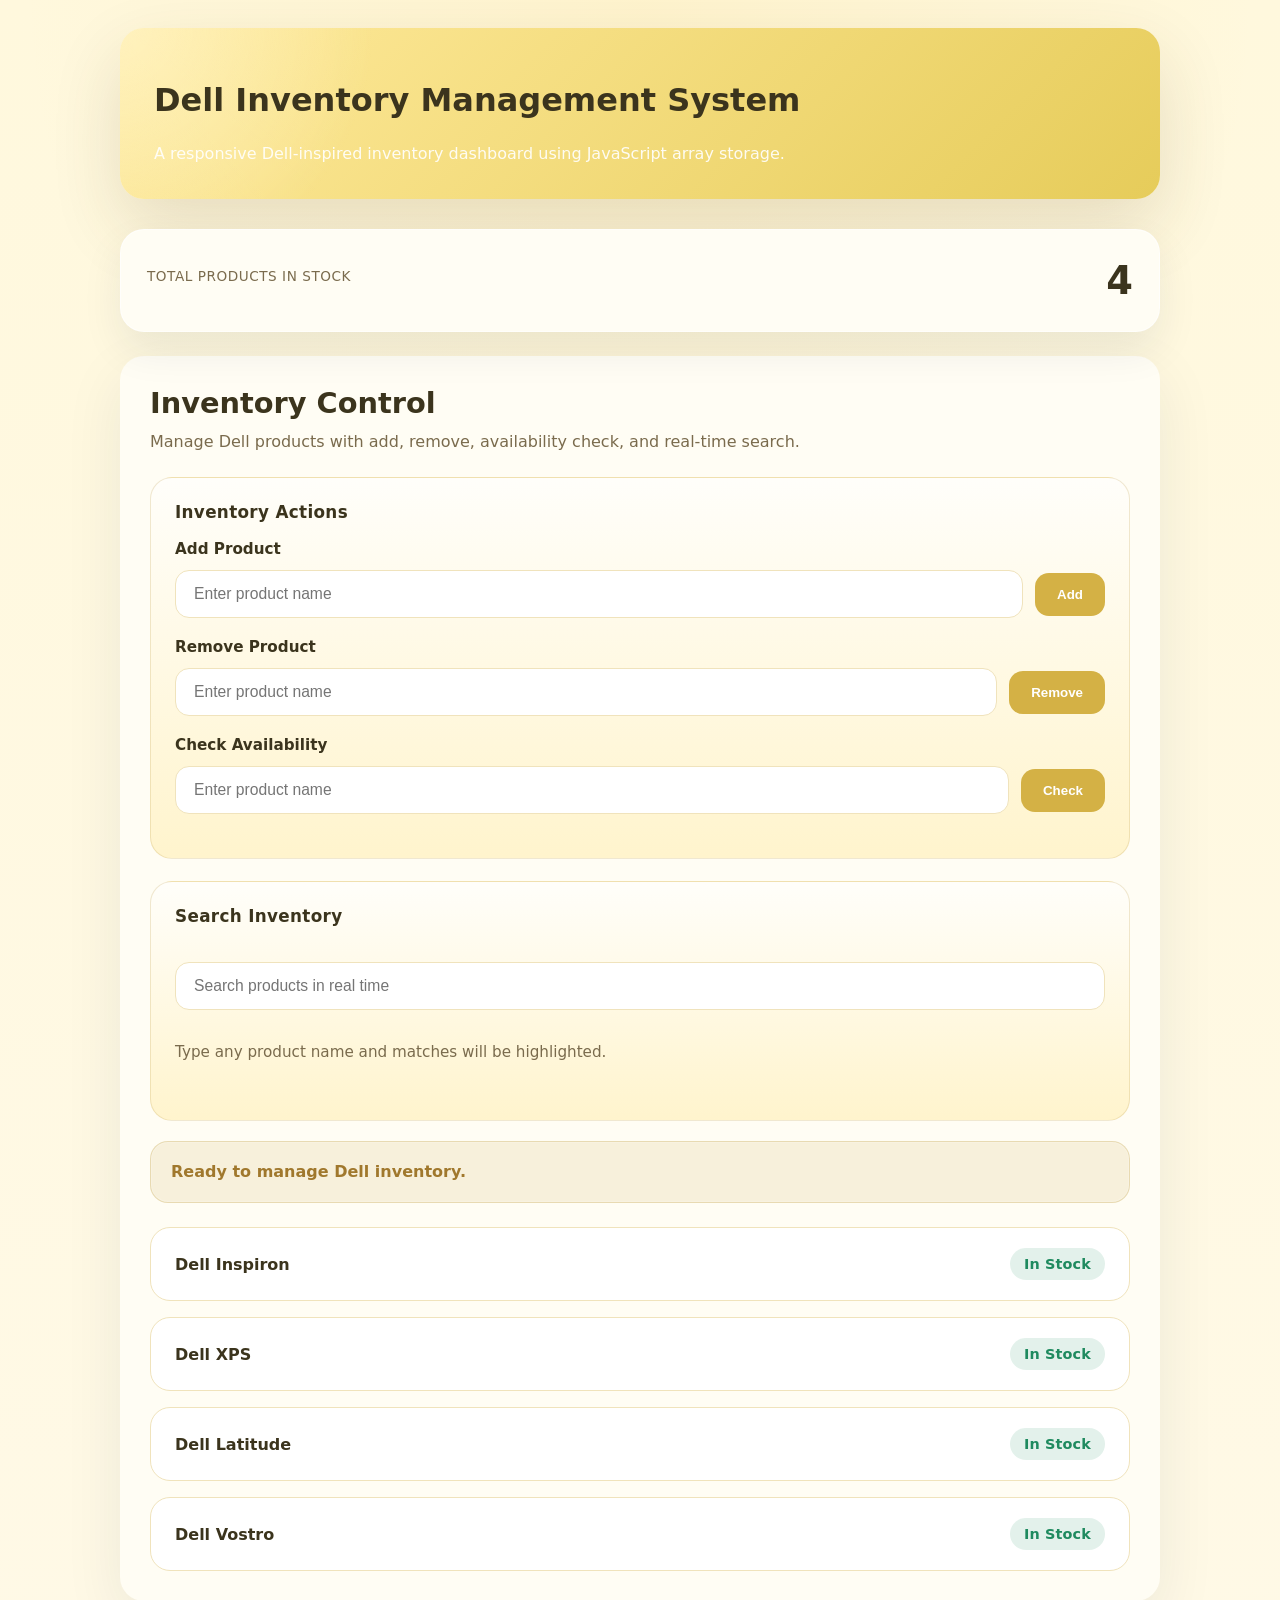
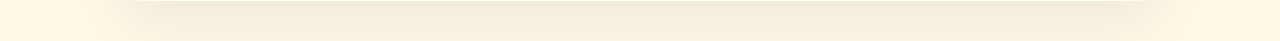
<file: index.html>
<!DOCTYPE html>
<html lang="en">
<head>
  <meta charset="UTF-8" />
  <meta name="viewport" content="width=device-width, initial-scale=1.0" />
  <title>Dell Inventory Management</title>
  <link rel="stylesheet" href="styles.css" />
</head>
<body>
  <div class="page-shell">
    <header class="app-header">
      <div>
        <h1>Dell Inventory Management System</h1>
        <p class="brand-description">A responsive Dell-inspired inventory dashboard using JavaScript array storage.</p>
      </div>
    </header>

    <section class="dashboard-grid">
      <article class="summary-card">
        <p class="summary-label">Total Products in Stock</p>
        <h2 id="total-count">0</h2>
      </article>
    </section>

    <section class="inventory-section">
      <div class="section-header">
        <div>
          <h2>Inventory Control</h2>
          <p>Manage Dell products with add, remove, availability check, and real-time search.</p>
        </div>
      </div>

      <div class="panel-grid">
        <div class="panel-card">
          <h3>Inventory Actions</h3>
          <div class="control-group">
            <label for="new-product">Add Product</label>
            <div class="control-action">
              <input type="text" id="new-product" placeholder="Enter product name" />
              <button id="add-product-btn">Add</button>
            </div>
          </div>

          <div class="control-group">
            <label for="remove-product">Remove Product</label>
            <div class="control-action">
              <input type="text" id="remove-product" placeholder="Enter product name" />
              <button id="remove-product-btn">Remove</button>
            </div>
          </div>

          <div class="control-group">
            <label for="check-product">Check Availability</label>
            <div class="control-action">
              <input type="text" id="check-product" placeholder="Enter product name" />
              <button id="check-product-btn">Check</button>
            </div>
          </div>
        </div>

        <div class="panel-card search-card">
          <h3>Search Inventory</h3>
          <input type="text" id="search-product" placeholder="Search products in real time" />
          <p class="search-info">Type any product name and matches will be highlighted.</p>
        </div>
      </div>

      <div id="status-message" class="status-message info">Ready to manage Dell inventory.</div>

      <ul id="product-list" class="product-list"></ul>
    </section>
  </div>

  <script src="script.js"></script>
</body>
</html>
</file>
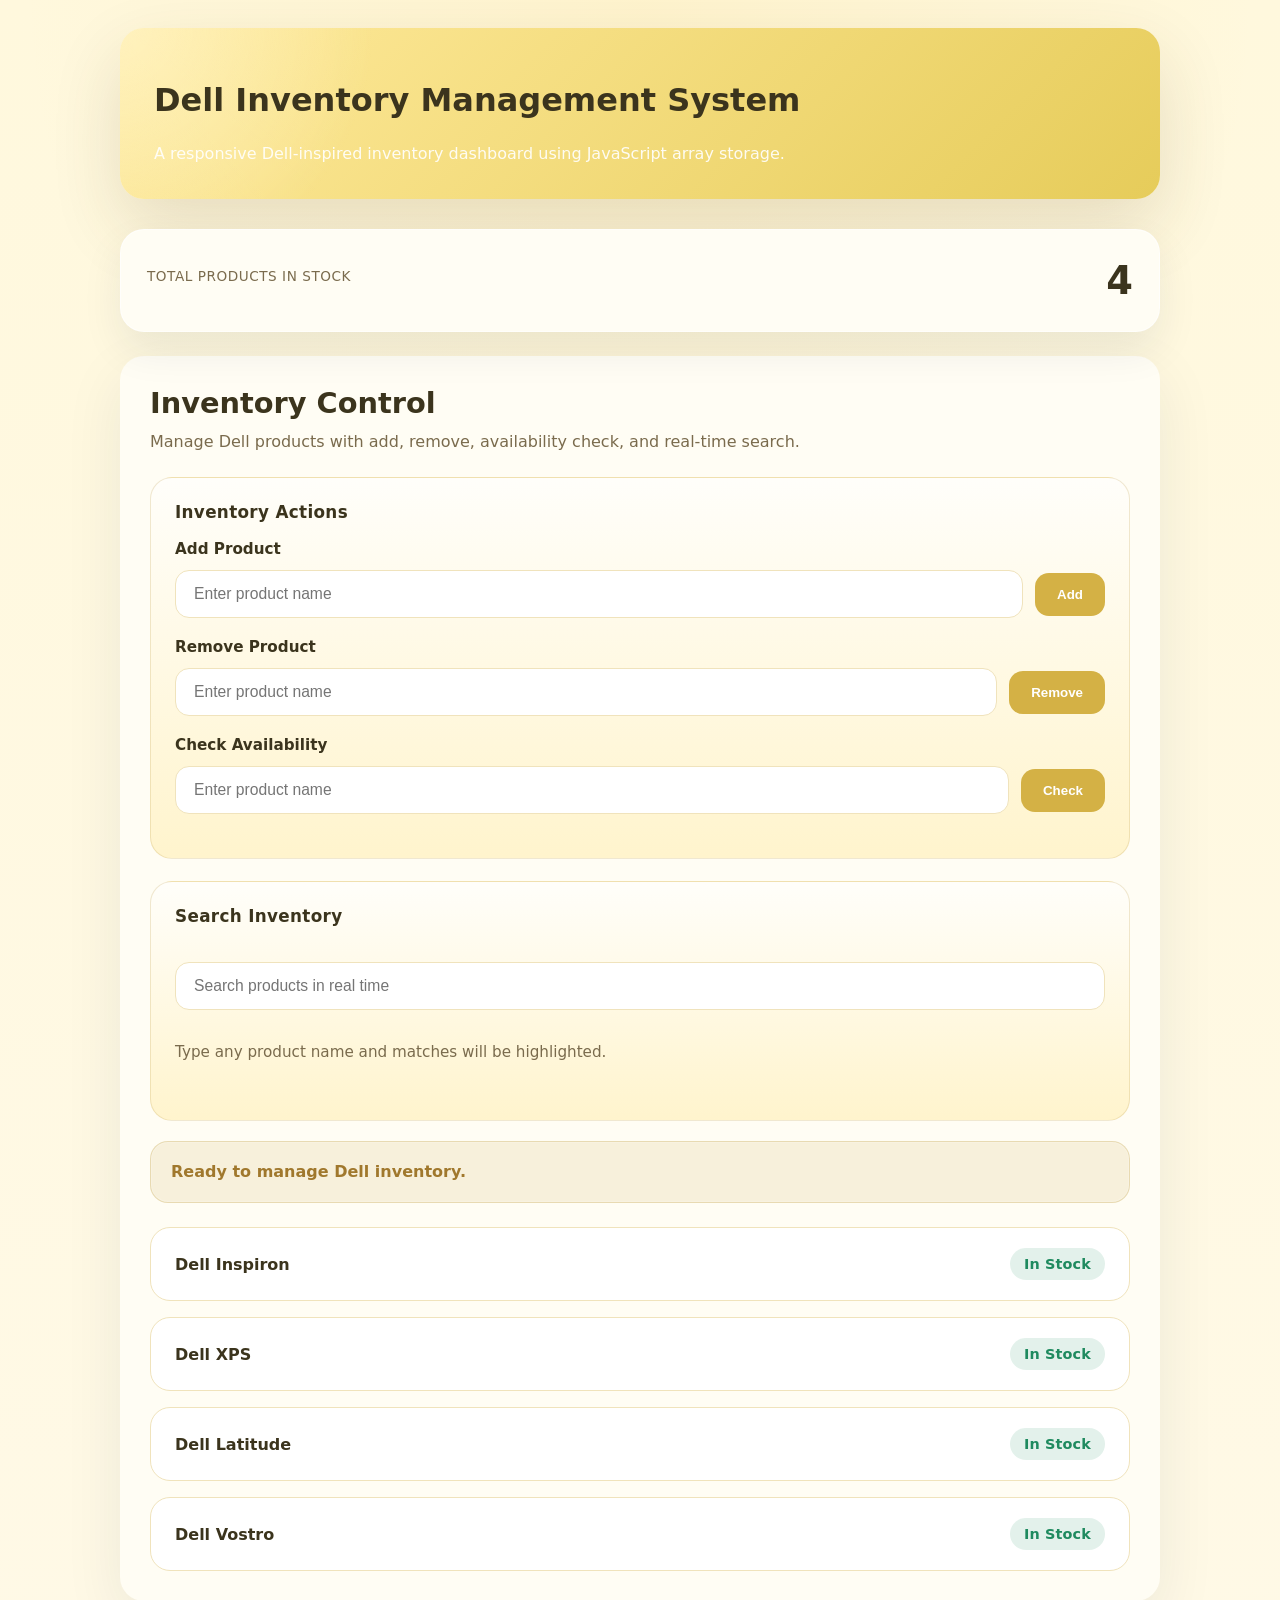
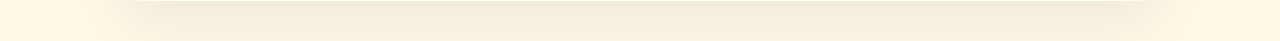
<file: dell.html>
<!DOCTYPE html>
<html lang="en">
<head>
  <meta charset="UTF-8" />
  <meta name="viewport" content="width=device-width, initial-scale=1.0" />
  <title>Dell Inventory Management</title>
  <link rel="stylesheet" href="dell.css" />
</head>
<body>
  <div class="page-shell">
    <header class="app-header">
      <div>
        <h1>Dell Inventory Management System</h1>
        <p class="brand-description">A responsive Dell-inspired inventory dashboard using JavaScript array storage.</p>
      </div>
    </header>

    <section class="dashboard-grid">
      <article class="summary-card">
        <p class="summary-label">Total Products in Stock</p>
        <h2 id="total-count">0</h2>
      </article>
    </section>

    <section class="inventory-section">
      <div class="section-header">
        <div>
          <h2>Inventory Control</h2>
          <p>Manage Dell products with add, remove, availability check, and real-time search.</p>
        </div>
      </div>

      <div class="panel-grid">
        <div class="panel-card">
          <h3>Inventory Actions</h3>
          <div class="control-group">
            <label for="new-product">Add Product</label>
            <div class="control-action">
              <input type="text" id="new-product" placeholder="Enter product name" />
              <button id="add-product-btn">Add</button>
            </div>
          </div>

          <div class="control-group">
            <label for="remove-product">Remove Product</label>
            <div class="control-action">
              <input type="text" id="remove-product" placeholder="Enter product name" />
              <button id="remove-product-btn">Remove</button>
            </div>
          </div>

          <div class="control-group">
            <label for="check-product">Check Availability</label>
            <div class="control-action">
              <input type="text" id="check-product" placeholder="Enter product name" />
              <button id="check-product-btn">Check</button>
            </div>
          </div>
        </div>

        <div class="panel-card search-card">
          <h3>Search Inventory</h3>
          <input type="text" id="search-product" placeholder="Search products in real time" />
          <p class="search-info">Type any product name and matches will be highlighted.</p>
        </div>
      </div>

      <div id="status-message" class="status-message info">Ready to manage Dell inventory.</div>

      <ul id="product-list" class="product-list"></ul>
    </section>
  </div>

  <script src="dell.js"></script>
</body>
</html>
</file>
<file: styles.css>
:root {
  --background: #fff9e6;
  --surface: #fffdf4;
  --primary: #d4b145;
  --primary-dark: #b18f2e;
  --text: #3b341d;
  --muted: #7a6b4d;
  --success: #1f8a5f;
  --danger: #d13434;
  --info: #a0782d;
  --card: #fff9e4;
  --border: #f0e3bc;
}

* {
  box-sizing: border-box;
}

body {
  margin: 0;
  min-height: 100vh;
  font-family: Inter, system-ui, sans-serif;
  background: radial-gradient(circle at top, rgba(255, 219, 123, 0.16), transparent 35%),
    linear-gradient(180deg, #fff8dd 0%, #fff9e6 100%);
  color: var(--text);
}

.page-shell {
  max-width: 1080px;
  margin: 0 auto;
  padding: 28px 20px 40px;
}

.app-header {
  display: flex;
  flex-direction: column;
  gap: 10px;
  background: radial-gradient(circle at top left, rgba(255, 245, 204, 0.7), transparent 24%),
    linear-gradient(135deg, #ffea9c, #e6cc5a);
  border-radius: 24px;
  padding: 32px 34px;
  color: #3b341d;
  box-shadow: 0 28px 70px rgba(78, 64, 28, 0.14);
  margin-bottom: 30px;
}

.brand-caption {
  text-transform: uppercase;
  letter-spacing: 0.18em;
  font-size: 0.8rem;
  opacity: 0.85;
  margin: 0;
}

.brand-description {
  margin: 12px 0 0;
  max-width: 720px;
  line-height: 1.65;
  color: rgba(255, 255, 255, 0.9);
}

.dashboard-grid {
  display: grid;
  grid-template-columns: 1fr;
  gap: 18px;
  margin-bottom: 24px;
}

.summary-card {
  background: var(--surface);
  border: 1px solid rgba(255, 255, 255, 0.7);
  border-radius: 24px;
  padding: 28px 26px;
  box-shadow: 0 18px 40px rgba(16, 33, 61, 0.08);
  display: flex;
  align-items: center;
  justify-content: space-between;
}

.summary-label {
  margin: 0 0 10px;
  color: var(--muted);
  letter-spacing: 0.04em;
  text-transform: uppercase;
  font-size: 0.85rem;
}

.summary-card h2 {
  margin: 0;
  font-size: 2.4rem;
  color: var(--text);
}

.inventory-section {
  background: var(--surface);
  border-radius: 24px;
  padding: 30px;
  box-shadow: 0 20px 60px rgba(16, 33, 61, 0.08);
}

.section-header h2 {
  margin: 0 0 8px;
  font-size: 1.8rem;
}

.section-header p {
  margin: 0;
  color: var(--muted);
  max-width: 760px;
  line-height: 1.7;
}

.panel-grid {
  display: grid;
  gap: 22px;
  margin: 22px 0 20px;
}

.panel-card {
  background: linear-gradient(180deg, #fffefa 0%, #fff4cd 100%);
  border: 1px solid rgba(196, 165, 84, 0.25);
  border-radius: 22px;
  padding: 24px;
  min-height: 240px;
}

.panel-card h3 {
  margin: 0 0 18px;
  font-size: 1.05rem;
  letter-spacing: 0.02em;
}

.control-group {
  display: grid;
  gap: 12px;
  margin-bottom: 20px;
}

.control-group label {
  font-size: 0.95rem;
  color: var(--text);
  font-weight: 600;
}

.control-action {
  display: grid;
  grid-template-columns: 1fr auto;
  gap: 12px;
  align-items: center;
}

.control-group input,
.search-card input {
  width: 100%;
  padding: 14px 18px;
  border-radius: 14px;
  border: 1px solid var(--border);
  background: white;
  color: var(--text);
  font-size: 0.98rem;
}

.control-group button,
.search-card button {
  width: 100%;
  border: none;
  border-radius: 14px;
  padding: 14px 22px;
  background: var(--primary);
  color: white;
  cursor: pointer;
  font-weight: 700;
  transition: transform 0.2s ease, background 0.2s ease;
}

.control-group button:hover,
.search-card button:hover {
  transform: translateY(-1px);
  background: var(--primary-dark);
}

.search-card {
  display: flex;
  flex-direction: column;
  justify-content: flex-start;
  gap: 18px;
}

.search-info {
  margin: 12px 0 0;
  color: var(--muted);
  line-height: 1.6;
  font-size: 0.95rem;
}

.status-message {
  margin-bottom: 24px;
  padding: 18px 20px;
  border-radius: 18px;
  font-weight: 600;
  line-height: 1.5;
  border: 1px solid transparent;
  box-shadow: inset 0 0 0 1px rgba(255, 255, 255, 0.18);
}

.status-message.success {
  color: var(--success);
  background: rgba(31, 138, 95, 0.12);
  border-color: rgba(31, 138, 95, 0.22);
}

.status-message.error {
  color: var(--danger);
  background: rgba(209, 52, 52, 0.12);
  border-color: rgba(209, 52, 52, 0.22);
}

.status-message.info {
  color: var(--info);
  background: rgba(208, 181, 104, 0.18);
  border-color: rgba(196, 165, 84, 0.3);
}

.product-list {
  list-style: none;
  padding: 0;
  margin: 0;
  display: grid;
  gap: 16px;
}

.product-card {
  display: flex;
  flex-wrap: wrap;
  justify-content: space-between;
  align-items: center;
  gap: 16px;
  padding: 20px 24px;
  border-radius: 20px;
  border: 1px solid var(--border);
  background: #ffffff;
  transition: transform 0.2s ease, border-color 0.2s ease, box-shadow 0.2s ease;
}

.product-card:hover {
  transform: translateY(-2px);
  box-shadow: 0 20px 40px rgba(16, 33, 61, 0.08);
}

.product-card.highlight {
  border-color: rgba(0, 112, 192, 0.45);
  background: rgba(0, 112, 192, 0.05);
}

.product-title {
  font-size: 1rem;
  font-weight: 700;
  margin: 0;
  color: var(--text);
}

.status-badge {
  display: inline-flex;
  align-items: center;
  padding: 8px 14px;
  border-radius: 999px;
  background: rgba(31, 138, 95, 0.12);
  color: var(--success);
  font-weight: 700;
  letter-spacing: 0.01em;
  font-size: 0.9rem;
}

.empty-state {
  padding: 24px;
  border: 1px dashed var(--border);
  border-radius: 18px;
  background: rgba(0, 112, 192, 0.06);
  color: var(--muted);
  text-align: center;
}

@media (max-width: 860px) {
  .dashboard-grid,
  .panel-grid {
    grid-template-columns: 1fr;
  }
}

@media (max-width: 640px) {
  .app-header {
    padding: 24px 20px;
  }

  .page-shell {
    padding: 20px 16px 28px;
  }

  .control-group button {
    width: 100%;
  }
}
</file>
<file: dell.css>
:root {
  --background: #fff9e6;
  --surface: #fffdf4;
  --primary: #d4b145;
  --primary-dark: #b18f2e;
  --text: #3b341d;
  --muted: #7a6b4d;
  --success: #1f8a5f;
  --danger: #d13434;
  --info: #a0782d;
  --card: #fff9e4;
  --border: #f0e3bc;
}

* {
  box-sizing: border-box;
}

body {
  margin: 0;
  min-height: 100vh;
  font-family: Inter, system-ui, sans-serif;
  background: radial-gradient(circle at top, rgba(255, 219, 123, 0.16), transparent 35%),
    linear-gradient(180deg, #fff8dd 0%, #fff9e6 100%);
  color: var(--text);
}

.page-shell {
  max-width: 1080px;
  margin: 0 auto;
  padding: 28px 20px 40px;
}

.app-header {
  display: flex;
  flex-direction: column;
  gap: 10px;
  background: radial-gradient(circle at top left, rgba(255, 245, 204, 0.7), transparent 24%),
    linear-gradient(135deg, #ffea9c, #e6cc5a);
  border-radius: 24px;
  padding: 32px 34px;
  color: #3b341d;
  box-shadow: 0 28px 70px rgba(78, 64, 28, 0.14);
  margin-bottom: 30px;
}

.brand-caption {
  text-transform: uppercase;
  letter-spacing: 0.18em;
  font-size: 0.8rem;
  opacity: 0.85;
  margin: 0;
}

.brand-description {
  margin: 12px 0 0;
  max-width: 720px;
  line-height: 1.65;
  color: rgba(255, 255, 255, 0.9);
}

.dashboard-grid {
  display: grid;
  grid-template-columns: 1fr;
  gap: 18px;
  margin-bottom: 24px;
}

.summary-card {
  background: var(--surface);
  border: 1px solid rgba(255, 255, 255, 0.7);
  border-radius: 24px;
  padding: 28px 26px;
  box-shadow: 0 18px 40px rgba(16, 33, 61, 0.08);
  display: flex;
  align-items: center;
  justify-content: space-between;
}

.summary-label {
  margin: 0 0 10px;
  color: var(--muted);
  letter-spacing: 0.04em;
  text-transform: uppercase;
  font-size: 0.85rem;
}

.summary-card h2 {
  margin: 0;
  font-size: 2.4rem;
  color: var(--text);
}

.inventory-section {
  background: var(--surface);
  border-radius: 24px;
  padding: 30px;
  box-shadow: 0 20px 60px rgba(16, 33, 61, 0.08);
}

.section-header h2 {
  margin: 0 0 8px;
  font-size: 1.8rem;
}

.section-header p {
  margin: 0;
  color: var(--muted);
  max-width: 760px;
  line-height: 1.7;
}

.panel-grid {
  display: grid;
  gap: 22px;
  margin: 22px 0 20px;
}

.panel-card {
  background: linear-gradient(180deg, #fffefa 0%, #fff4cd 100%);
  border: 1px solid rgba(196, 165, 84, 0.25);
  border-radius: 22px;
  padding: 24px;
  min-height: 240px;
}

.panel-card h3 {
  margin: 0 0 18px;
  font-size: 1.05rem;
  letter-spacing: 0.02em;
}

.control-group {
  display: grid;
  gap: 12px;
  margin-bottom: 20px;
}

.control-group label {
  font-size: 0.95rem;
  color: var(--text);
  font-weight: 600;
}

.control-action {
  display: grid;
  grid-template-columns: 1fr auto;
  gap: 12px;
  align-items: center;
}

.control-group input,
.search-card input {
  width: 100%;
  padding: 14px 18px;
  border-radius: 14px;
  border: 1px solid var(--border);
  background: white;
  color: var(--text);
  font-size: 0.98rem;
}

.control-group button,
.search-card button {
  width: 100%;
  border: none;
  border-radius: 14px;
  padding: 14px 22px;
  background: var(--primary);
  color: white;
  cursor: pointer;
  font-weight: 700;
  transition: transform 0.2s ease, background 0.2s ease;
}

.control-group button:hover,
.search-card button:hover {
  transform: translateY(-1px);
  background: var(--primary-dark);
}

.search-card {
  display: flex;
  flex-direction: column;
  justify-content: flex-start;
  gap: 18px;
}

.search-info {
  margin: 12px 0 0;
  color: var(--muted);
  line-height: 1.6;
  font-size: 0.95rem;
}

.status-message {
  margin-bottom: 24px;
  padding: 18px 20px;
  border-radius: 18px;
  font-weight: 600;
  line-height: 1.5;
  border: 1px solid transparent;
  box-shadow: inset 0 0 0 1px rgba(255, 255, 255, 0.18);
}

.status-message.success {
  color: var(--success);
  background: rgba(31, 138, 95, 0.12);
  border-color: rgba(31, 138, 95, 0.22);
}

.status-message.error {
  color: var(--danger);
  background: rgba(209, 52, 52, 0.12);
  border-color: rgba(209, 52, 52, 0.22);
}

.status-message.info {
  color: var(--info);
  background: rgba(208, 181, 104, 0.18);
  border-color: rgba(196, 165, 84, 0.3);
}

.product-list {
  list-style: none;
  padding: 0;
  margin: 0;
  display: grid;
  gap: 16px;
}

.product-card {
  display: flex;
  flex-wrap: wrap;
  justify-content: space-between;
  align-items: center;
  gap: 16px;
  padding: 20px 24px;
  border-radius: 20px;
  border: 1px solid var(--border);
  background: #ffffff;
  transition: transform 0.2s ease, border-color 0.2s ease, box-shadow 0.2s ease;
}

.product-card:hover {
  transform: translateY(-2px);
  box-shadow: 0 20px 40px rgba(16, 33, 61, 0.08);
}

.product-card.highlight {
  border-color: rgba(0, 112, 192, 0.45);
  background: rgba(0, 112, 192, 0.05);
}

.product-title {
  font-size: 1rem;
  font-weight: 700;
  margin: 0;
  color: var(--text);
}

.status-badge {
  display: inline-flex;
  align-items: center;
  padding: 8px 14px;
  border-radius: 999px;
  background: rgba(31, 138, 95, 0.12);
  color: var(--success);
  font-weight: 700;
  letter-spacing: 0.01em;
  font-size: 0.9rem;
}

.empty-state {
  padding: 24px;
  border: 1px dashed var(--border);
  border-radius: 18px;
  background: rgba(0, 112, 192, 0.06);
  color: var(--muted);
  text-align: center;
}

@media (max-width: 860px) {
  .dashboard-grid,
  .panel-grid {
    grid-template-columns: 1fr;
  }
}

@media (max-width: 640px) {
  .app-header {
    padding: 24px 20px;
  }

  .page-shell {
    padding: 20px 16px 28px;
  }

  .control-group button {
    width: 100%;
  }
}
</file>
